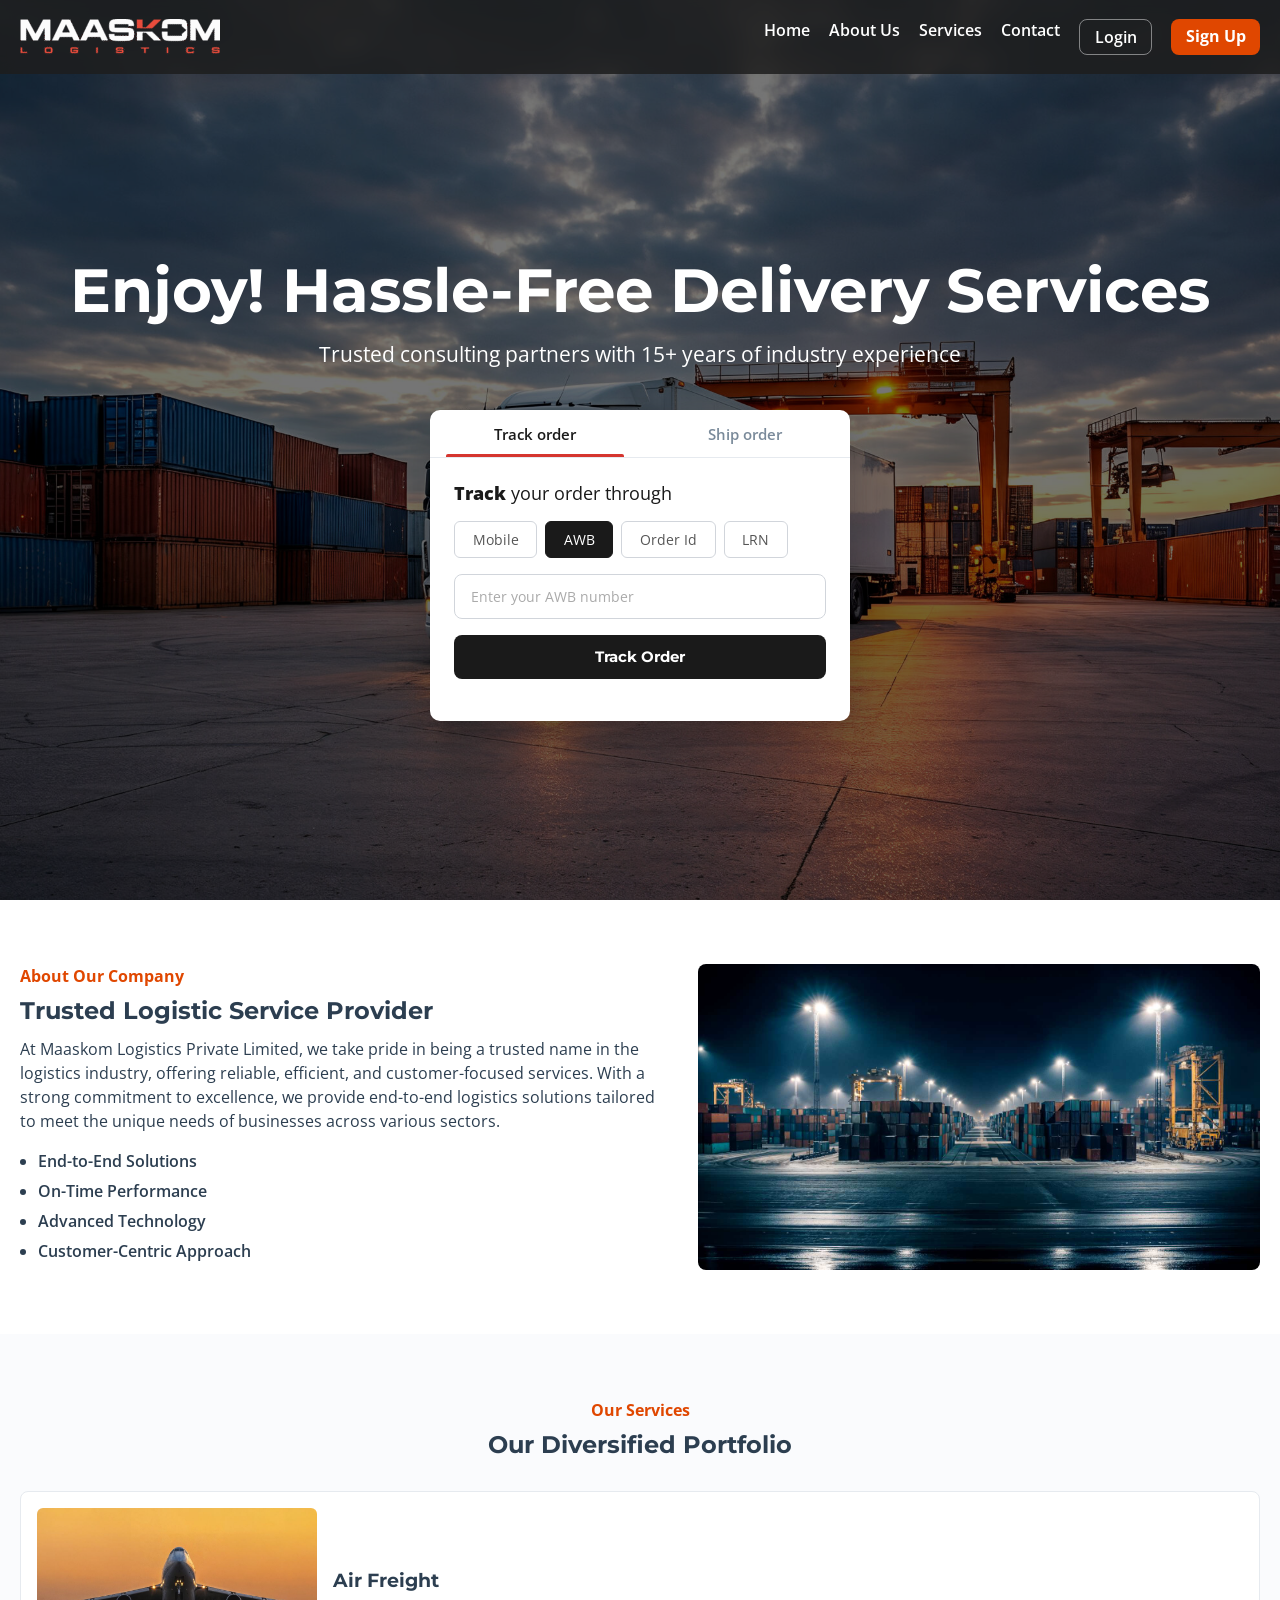
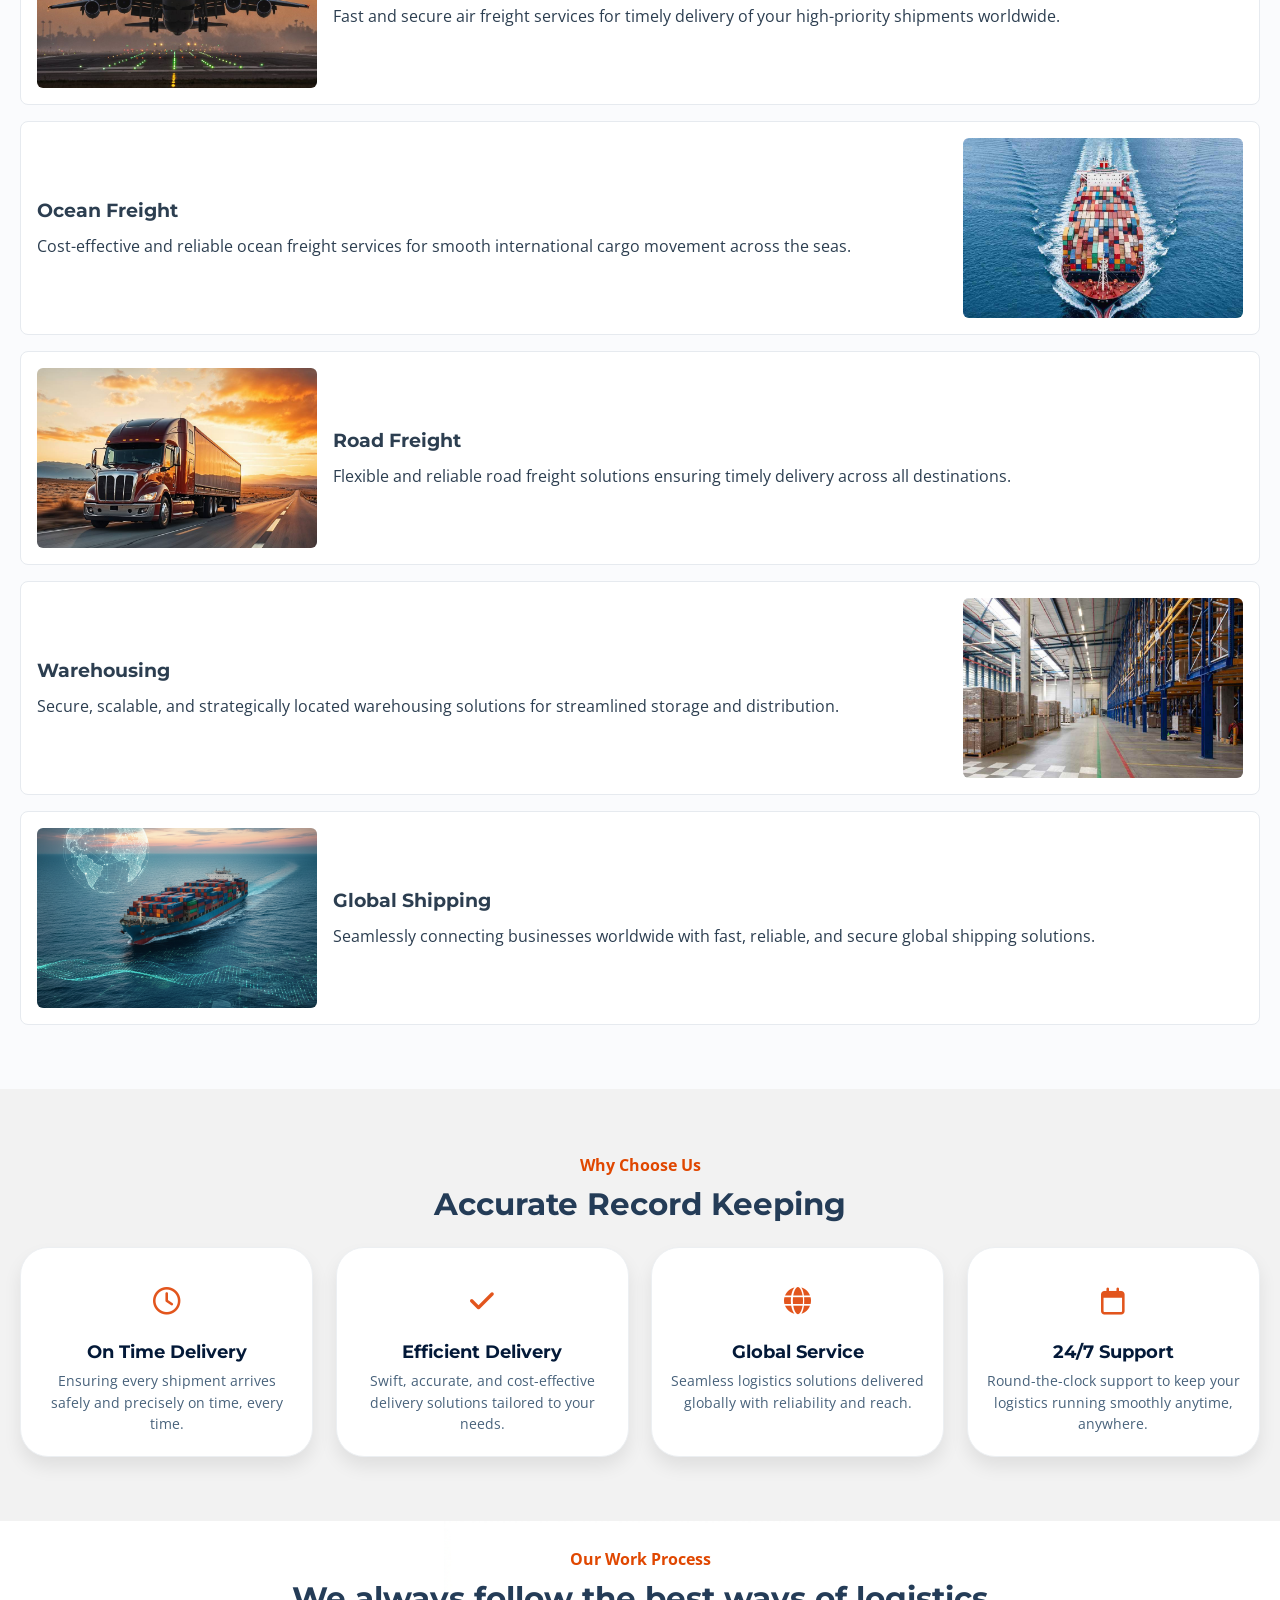
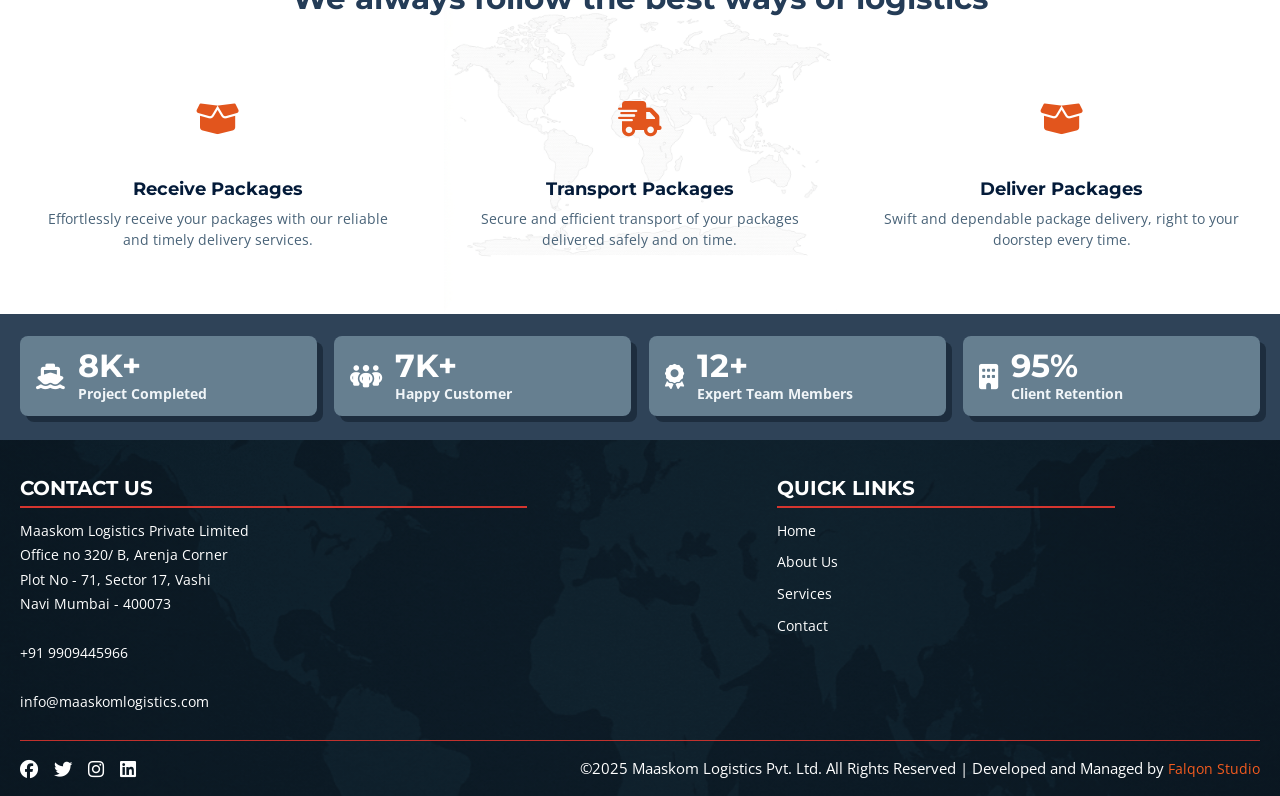
<file: index.html>
<!doctype html>
<html lang="en">
<head>
  <meta charset="UTF-8" />
  <meta name="viewport" content="width=device-width, initial-scale=1.0" />
  <meta name="description" content="Maaskom Logistics Private Limited - Trusted logistics service provider." />
  <title>Maaskom Logistics</title>
  <link rel="preconnect" href="https://fonts.googleapis.com">
  <link rel="preconnect" href="https://fonts.gstatic.com" crossorigin>
  <link href="https://fonts.googleapis.com/css2?family=Montserrat:wght@700;800&family=Open+Sans:wght@400;500;600;700&display=swap" rel="stylesheet">
  <link rel="stylesheet" href="https://cdnjs.cloudflare.com/ajax/libs/font-awesome/6.5.2/css/all.min.css">
  <link rel="stylesheet" href="assets/css/style.css" />
</head>
<body>
  <header class="site-header" id="siteHeader">
    <div class="container header-inner">
      <a href="#home" class="logo-link"><img src="assets/images/Logo-2-scaled-200x36.png" alt="Maaskom Logistics" class="logo"></a>
      <button class="menu-btn" id="menuBtn" aria-expanded="false" aria-label="Toggle navigation">Menu</button>
      <nav class="nav" id="nav">
        <a href="#home">Home</a>
        <a href="#about">About Us</a>
        <a href="#services">Services</a>
        <a href="#contact">Contact</a>
        <a href="login.html" class="nav-login">Login</a>
        <a href="signup.html" class="nav-signup">Sign Up</a>
      </nav>
    </div>
  </header>

  <main id="home">
    <section class="hero">
      <div class="overlay"></div>
      <div class="container hero-content">
        <h1>Enjoy! Hassle-Free Delivery Services</h1>
        <p>Trusted consulting partners with 15+ years of industry experience</p>

        <div class="track-widget" id="trackWidget">
          <div class="track-tabs">
            <button class="track-tab active" data-tab="track">Track order</button>
            <button class="track-tab" data-tab="ship">Ship order</button>
          </div>

          <!-- Track Order Panel -->
          <div class="track-panel" id="panelTrack">
            <div class="track-body">
              <h3 class="track-heading"><strong>Track</strong> your order through</h3>
              <div class="track-methods" id="trackMethods">
                <button class="method-btn" data-method="mobile">Mobile</button>
                <button class="method-btn active" data-method="awb">AWB</button>
                <button class="method-btn" data-method="orderid">Order Id</button>
                <button class="method-btn" data-method="lrn">LRN</button>
              </div>
              <input type="text" class="track-input" id="trackInput" placeholder="Enter your AWB number" />
              <button class="track-submit" id="trackSubmit">Track Order</button>
              <div class="track-result" id="trackResult"></div>
            </div>
          </div>

          <!-- Ship Order Panel (Price Calculator) -->
          <div class="track-panel hidden" id="panelShip">
            <div class="track-body">
              <h3 class="track-heading"><strong>Ship</strong> your order — Price Calculator</h3>
              <div class="ship-form">
                <div class="ship-row">
                  <div class="ship-field">
                    <label for="shipOrigin">Origin City</label>
                    <select id="shipOrigin" class="track-input">
                      <option value="">Select origin</option>
                      <option value="mumbai">Mumbai</option>
                      <option value="delhi">Delhi</option>
                      <option value="bangalore">Bangalore</option>
                      <option value="chennai">Chennai</option>
                      <option value="kolkata">Kolkata</option>
                      <option value="hyderabad">Hyderabad</option>
                      <option value="pune">Pune</option>
                      <option value="ahmedabad">Ahmedabad</option>
                    </select>
                  </div>
                  <div class="ship-field">
                    <label for="shipDest">Destination City</label>
                    <select id="shipDest" class="track-input">
                      <option value="">Select destination</option>
                      <option value="mumbai">Mumbai</option>
                      <option value="delhi">Delhi</option>
                      <option value="bangalore">Bangalore</option>
                      <option value="chennai">Chennai</option>
                      <option value="kolkata">Kolkata</option>
                      <option value="hyderabad">Hyderabad</option>
                      <option value="pune">Pune</option>
                      <option value="ahmedabad">Ahmedabad</option>
                    </select>
                  </div>
                </div>
                <div class="ship-row">
                  <div class="ship-field">
                    <label for="shipWeight">Weight (kg)</label>
                    <input type="number" id="shipWeight" class="track-input" placeholder="e.g. 5" min="0.1" step="0.1" />
                  </div>
                  <div class="ship-field">
                    <label for="shipService">Service Type</label>
                    <select id="shipService" class="track-input">
                      <option value="road">Road Freight</option>
                      <option value="air">Air Freight</option>
                      <option value="ocean">Ocean Freight</option>
                      <option value="express">Express Delivery</option>
                    </select>
                  </div>
                </div>
                <button class="track-submit" id="shipCalcBtn">Calculate Price</button>
                <div class="ship-result" id="shipResult"></div>
              </div>
            </div>
          </div>
        </div>
      </div>
    </section>

    <section id="about" class="section about">
      <div class="container split">
        <div>
          <p class="eyebrow">About Our Company</p>
          <h2>Trusted Logistic Service Provider</h2>
          <p>At Maaskom Logistics Private Limited, we take pride in being a trusted name in the logistics industry, offering reliable, efficient, and customer-focused services. With a strong commitment to excellence, we provide end-to-end logistics solutions tailored to meet the unique needs of businesses across various sectors.</p>
          <ul>
            <li>End-to-End Solutions</li>
            <li>On-Time Performance</li>
            <li>Advanced Technology</li>
            <li>Customer-Centric Approach</li>
          </ul>
        </div>
        <div>
          <img src="assets/images/nighttime-shipping-port-with-illuminated-containers-cranes.jpg" alt="Shipping port">
        </div>
      </div>
    </section>

    <section id="services" class="section services">
      <div class="container">
        <p class="eyebrow center">Our Services</p>
        <h2 class="center">Our Diversified Portfolio</h2>

        <div class="service-grid">
          <article class="service-card">
            <img src="assets/images/Air-Freight.jpg" alt="Air Freight">
            <div>
              <h3>Air Freight</h3>
              <p>Fast and secure air freight services for timely delivery of your high-priority shipments worldwide.</p>
            </div>
          </article>

          <article class="service-card reverse">
            <img src="assets/images/Ocean-Freight.jpg" alt="Ocean Freight">
            <div>
              <h3>Ocean Freight</h3>
              <p>Cost-effective and reliable ocean freight services for smooth international cargo movement across the seas.</p>
            </div>
          </article>

          <article class="service-card">
            <img src="assets/images/Road-Freight.jpg" alt="Road Freight">
            <div>
              <h3>Road Freight</h3>
              <p>Flexible and reliable road freight solutions ensuring timely delivery across all destinations.</p>
            </div>
          </article>

          <article class="service-card reverse">
            <img src="assets/images/Warehousing.jpg" alt="Warehousing">
            <div>
              <h3>Warehousing</h3>
              <p>Secure, scalable, and strategically located warehousing solutions for streamlined storage and distribution.</p>
            </div>
          </article>

          <article class="service-card">
            <img src="assets/images/Global-Shipping.png" alt="Global Shipping">
            <div>
              <h3>Global Shipping</h3>
              <p>Seamlessly connecting businesses worldwide with fast, reliable, and secure global shipping solutions.</p>
            </div>
          </article>
        </div>
      </div>
    </section>

    <section class="section why-us">
      <div class="container">
        <p class="eyebrow center">Why Choose Us</p>
        <h2 class="center">Accurate Record Keeping</h2>
        <div class="grid-4">
          <article>
            <span class="icon-circle"><i class="fa-regular fa-clock"></i></span>
            <h4>On Time Delivery</h4>
            <p>Ensuring every shipment arrives safely and precisely on time, every time.</p>
          </article>
          <article>
            <span class="icon-circle"><i class="fa-solid fa-check"></i></span>
            <h4>Efficient Delivery</h4>
            <p>Swift, accurate, and cost-effective delivery solutions tailored to your needs.</p>
          </article>
          <article>
            <span class="icon-circle"><i class="fa-solid fa-globe"></i></span>
            <h4>Global Service</h4>
            <p>Seamless logistics solutions delivered globally with reliability and reach.</p>
          </article>
          <article>
            <span class="icon-circle"><i class="fa-regular fa-calendar"></i></span>
            <h4>24/7 Support</h4>
            <p>Round-the-clock support to keep your logistics running smoothly anytime, anywhere.</p>
          </article>
        </div>
      </div>
    </section>

    <section class="section process">
      <div class="container">
        <p class="eyebrow center">Our Work Process</p>
        <h2 class="center">We always follow the best ways of logistics</h2>
        <div class="grid-3">
          <article class="process-card">
            <span class="process-icon"><i class="fa-solid fa-box-open"></i></span>
            <h4>Receive Packages</h4>
            <p>Effortlessly receive your packages with our reliable and timely delivery services.</p>
          </article>
          <article class="process-card">
            <span class="process-icon"><i class="fa-solid fa-truck-fast"></i></span>
            <h4>Transport Packages</h4>
            <p>Secure and efficient transport of your packages delivered safely and on time.</p>
          </article>
          <article class="process-card">
            <span class="process-icon"><i class="fa-solid fa-box-open"></i></span>
            <h4>Deliver Packages</h4>
            <p>Swift and dependable package delivery, right to your doorstep every time.</p>
          </article>
        </div>
      </div>
    </section>

    <section class="section stats">
      <div class="container grid-4">
        <article class="stat-card">
          <i class="fa-solid fa-ship"></i>
          <div><h3>8K+</h3><p>Project Completed</p></div>
        </article>
        <article class="stat-card">
          <i class="fa-solid fa-people-group"></i>
          <div><h3>7K+</h3><p>Happy Customer</p></div>
        </article>
        <article class="stat-card">
          <i class="fa-solid fa-award"></i>
          <div><h3>12+</h3><p>Expert Team Members</p></div>
        </article>
        <article class="stat-card">
          <i class="fa-solid fa-building"></i>
          <div><h3>95%</h3><p>Client Retention</p></div>
        </article>
      </div>
    </section>
  </main>

  <footer id="contact" class="footer">
    <div class="container footer-top">
      <div>
        <h3>CONTACT US</h3>
        <p>Maaskom Logistics Private Limited<br>Office no 320/ B, Arenja Corner<br>Plot No - 71, Sector 17, Vashi<br>Navi Mumbai - 400073<br><br>+91 9909445966<br><br>info@maaskomlogistics.com</p>
      </div>
      <div>
        <h3>QUICK LINKS</h3>
        <ul class="links">
          <li><a href="#home">Home</a></li>
          <li><a href="#about">About Us</a></li>
          <li><a href="#services">Services</a></li>
          <li><a href="#contact">Contact</a></li>
        </ul>
      </div>
    </div>
    <div class="container footer-bottom">
      <div class="socials">
        <a href="#" aria-label="Facebook"><i class="fa-brands fa-facebook"></i></a>
        <a href="#" aria-label="Twitter"><i class="fa-brands fa-twitter"></i></a>
        <a href="#" aria-label="Instagram"><i class="fa-brands fa-instagram"></i></a>
        <a href="#" aria-label="LinkedIn"><i class="fa-brands fa-linkedin"></i></a>
      </div>
      <p>&copy;2025 Maaskom Logistics Pvt. Ltd. All Rights Reserved | Developed and Managed by <a href="https://falqonstudio.com/" class="brand-link">Falqon Studio</a></p>
    </div>
  </footer>

  <button class="scroll-top" id="scrollTopBtn" aria-label="Scroll to top"><i class="fa-solid fa-chevron-up"></i></button>
  <script src="assets/js/main.js"></script>
</body>
</html>
</file>
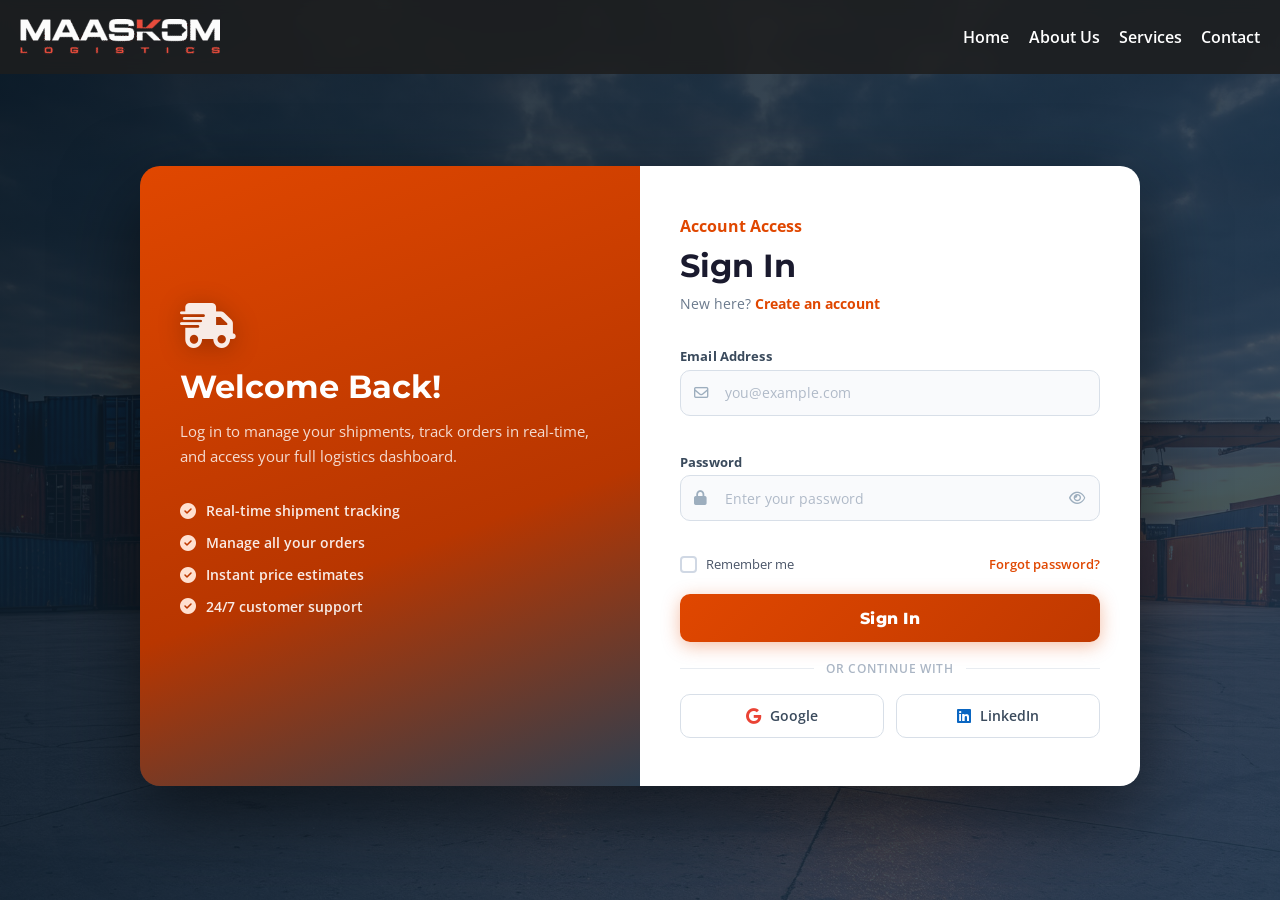
<file: login.html>
<!doctype html>
<html lang="en">
<head>
  <meta charset="UTF-8" />
  <meta name="viewport" content="width=device-width, initial-scale=1.0" />
  <meta name="description" content="Login to Maaskom Logistics – track shipments, manage orders, and access your account." />
  <title>Login – Maaskom Logistics</title>
  <link rel="preconnect" href="https://fonts.googleapis.com">
  <link rel="preconnect" href="https://fonts.gstatic.com" crossorigin>
  <link href="https://fonts.googleapis.com/css2?family=Montserrat:wght@700;800&family=Open+Sans:wght@400;500;600;700&display=swap" rel="stylesheet">
  <link rel="stylesheet" href="https://cdnjs.cloudflare.com/ajax/libs/font-awesome/6.5.2/css/all.min.css">
  <link rel="stylesheet" href="assets/css/style.css" />
  <link rel="stylesheet" href="assets/css/auth.css" />
</head>
<body class="auth-page">

  <!-- Header -->
  <header class="site-header" id="siteHeader">
    <div class="container header-inner">
      <a href="index.html" class="logo-link"><img src="assets/images/Logo-2-scaled-200x36.png" alt="Maaskom Logistics" class="logo"></a>
      <nav class="nav" id="nav">
        <a href="index.html#home">Home</a>
        <a href="index.html#about">About Us</a>
        <a href="index.html#services">Services</a>
        <a href="index.html#contact">Contact</a>
      </nav>
      <button class="menu-btn" id="menuBtn" aria-expanded="false" aria-label="Toggle navigation">Menu</button>
    </div>
  </header>

  <!-- Auth Section -->
  <main class="auth-main">
    <div class="auth-bg">
      <div class="auth-overlay"></div>
    </div>

    <div class="auth-container">
      <!-- Left Panel -->
      <div class="auth-panel auth-left">
        <div class="auth-brand">
          <i class="fa-solid fa-truck-fast auth-icon"></i>
          <h2>Welcome Back!</h2>
          <p>Log in to manage your shipments, track orders in real-time, and access your full logistics dashboard.</p>
        </div>
        <ul class="auth-features">
          <li><i class="fa-solid fa-circle-check"></i> Real-time shipment tracking</li>
          <li><i class="fa-solid fa-circle-check"></i> Manage all your orders</li>
          <li><i class="fa-solid fa-circle-check"></i> Instant price estimates</li>
          <li><i class="fa-solid fa-circle-check"></i> 24/7 customer support</li>
        </ul>
      </div>

      <!-- Right Panel – Form -->
      <div class="auth-panel auth-right">
        <div class="auth-card" id="loginCard">
          <div class="auth-card-header">
            <p class="eyebrow">Account Access</p>
            <h1>Sign In</h1>
            <p class="auth-subtitle">New here? <a href="signup.html" class="auth-switch-link">Create an account</a></p>
          </div>

          <form class="auth-form" id="loginForm" novalidate>
            <div class="form-group">
              <label for="loginEmail">Email Address</label>
              <div class="input-wrapper">
                <i class="fa-regular fa-envelope input-icon"></i>
                <input type="email" id="loginEmail" name="email" placeholder="you@example.com" autocomplete="email" required />
              </div>
              <span class="field-error" id="loginEmailError"></span>
            </div>

            <div class="form-group">
              <label for="loginPassword">Password</label>
              <div class="input-wrapper">
                <i class="fa-solid fa-lock input-icon"></i>
                <input type="password" id="loginPassword" name="password" placeholder="Enter your password" autocomplete="current-password" required />
                <button type="button" class="toggle-pw" id="toggleLoginPw" aria-label="Toggle password visibility">
                  <i class="fa-regular fa-eye"></i>
                </button>
              </div>
              <span class="field-error" id="loginPasswordError"></span>
            </div>

            <div class="form-row">
              <label class="checkbox-label">
                <input type="checkbox" id="rememberMe" />
                <span class="checkmark"></span>
                Remember me
              </label>
              <a href="#" class="forgot-link">Forgot password?</a>
            </div>

            <button type="submit" class="auth-btn" id="loginBtn">
              <span class="btn-text">Sign In</span>
              <span class="btn-spinner hidden"><i class="fa-solid fa-spinner fa-spin"></i></span>
            </button>

            <div class="auth-divider"><span>or continue with</span></div>

            <div class="social-btns">
              <button type="button" class="social-btn" id="googleLoginBtn">
                <i class="fa-brands fa-google"></i> Google
              </button>
              <button type="button" class="social-btn" id="linkedinLoginBtn">
                <i class="fa-brands fa-linkedin"></i> LinkedIn
              </button>
            </div>

            <div class="form-feedback hidden" id="loginFeedback"></div>
          </form>
        </div>
      </div>
    </div>
  </main>

  <script src="assets/js/main.js"></script>
  <script src="assets/js/auth.js"></script>
</body>
</html>
</file>
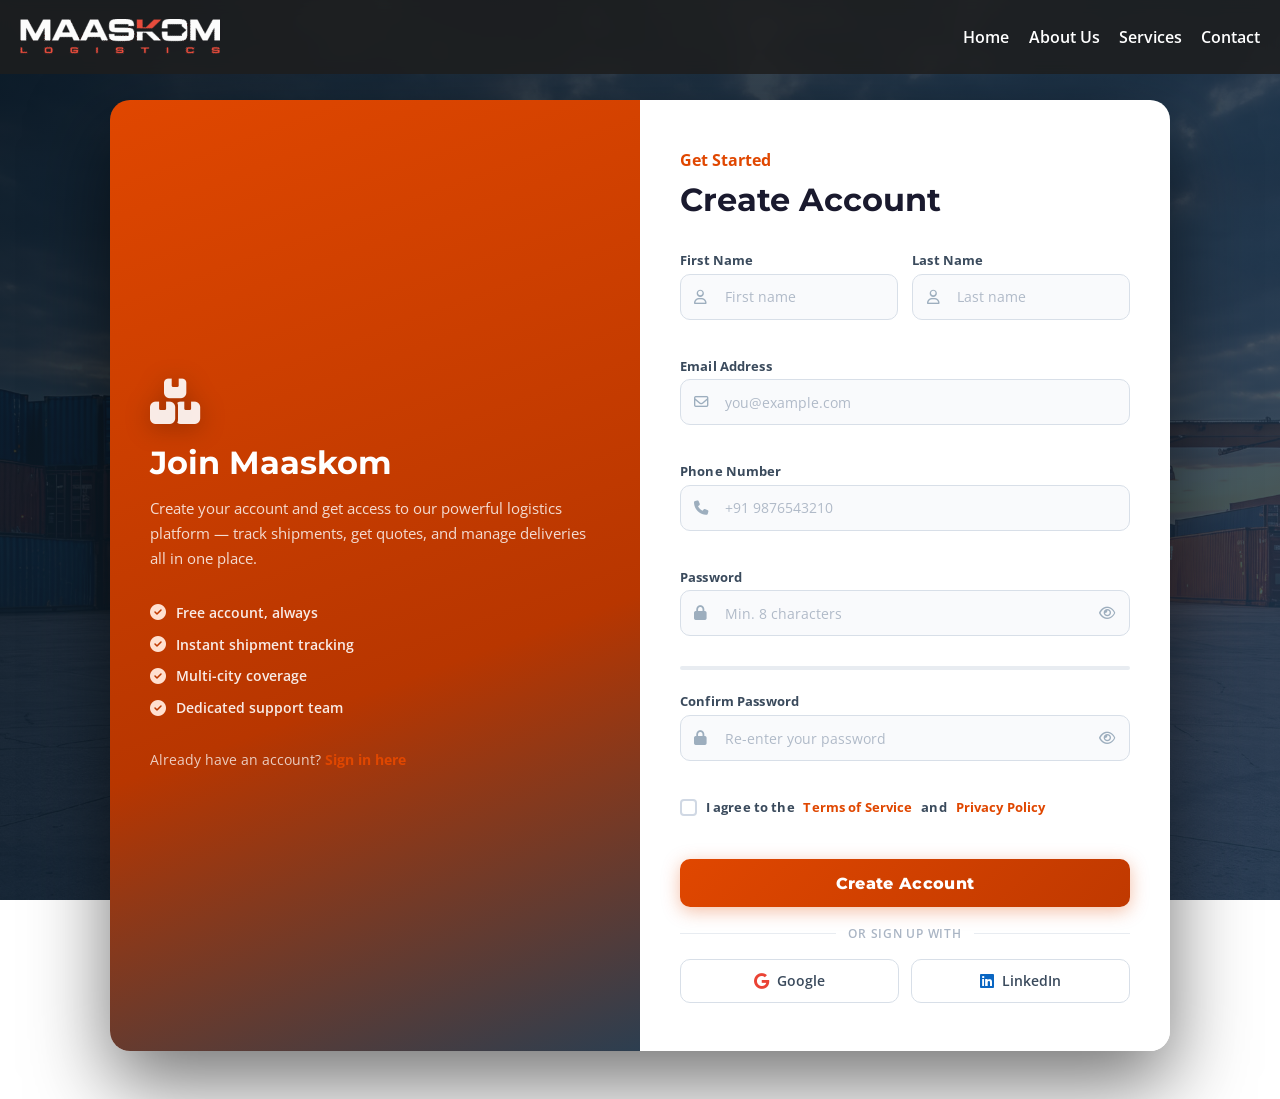
<file: signup.html>
<!doctype html>
<html lang="en">
<head>
  <meta charset="UTF-8" />
  <meta name="viewport" content="width=device-width, initial-scale=1.0" />
  <meta name="description" content="Create your Maaskom Logistics account – get started with seamless shipment tracking and order management." />
  <title>Sign Up – Maaskom Logistics</title>
  <link rel="preconnect" href="https://fonts.googleapis.com">
  <link rel="preconnect" href="https://fonts.gstatic.com" crossorigin>
  <link href="https://fonts.googleapis.com/css2?family=Montserrat:wght@700;800&family=Open+Sans:wght@400;500;600;700&display=swap" rel="stylesheet">
  <link rel="stylesheet" href="https://cdnjs.cloudflare.com/ajax/libs/font-awesome/6.5.2/css/all.min.css">
  <link rel="stylesheet" href="assets/css/style.css" />
  <link rel="stylesheet" href="assets/css/auth.css" />
</head>
<body class="auth-page">

  <!-- Header -->
  <header class="site-header" id="siteHeader">
    <div class="container header-inner">
      <a href="index.html" class="logo-link"><img src="assets/images/Logo-2-scaled-200x36.png" alt="Maaskom Logistics" class="logo"></a>
      <nav class="nav" id="nav">
        <a href="index.html#home">Home</a>
        <a href="index.html#about">About Us</a>
        <a href="index.html#services">Services</a>
        <a href="index.html#contact">Contact</a>
      </nav>
      <button class="menu-btn" id="menuBtn" aria-expanded="false" aria-label="Toggle navigation">Menu</button>
    </div>
  </header>

  <!-- Auth Section -->
  <main class="auth-main">
    <div class="auth-bg">
      <div class="auth-overlay"></div>
    </div>

    <div class="auth-container auth-container--signup">
      <!-- Left Panel -->
      <div class="auth-panel auth-left">
        <div class="auth-brand">
          <i class="fa-solid fa-boxes-stacked auth-icon"></i>
          <h2>Join Maaskom</h2>
          <p>Create your account and get access to our powerful logistics platform — track shipments, get quotes, and manage deliveries all in one place.</p>
        </div>
        <ul class="auth-features">
          <li><i class="fa-solid fa-circle-check"></i> Free account, always</li>
          <li><i class="fa-solid fa-circle-check"></i> Instant shipment tracking</li>
          <li><i class="fa-solid fa-circle-check"></i> Multi-city coverage</li>
          <li><i class="fa-solid fa-circle-check"></i> Dedicated support team</li>
        </ul>
        <p class="auth-already">Already have an account? <a href="login.html" class="auth-switch-link">Sign in here</a></p>
      </div>

      <!-- Right Panel – Form -->
      <div class="auth-panel auth-right">
        <div class="auth-card auth-card--signup" id="signupCard">
          <div class="auth-card-header">
            <p class="eyebrow">Get Started</p>
            <h1>Create Account</h1>
          </div>

          <form class="auth-form" id="signupForm" novalidate>
            <div class="form-row-2">
              <div class="form-group">
                <label for="signupFirstName">First Name</label>
                <div class="input-wrapper">
                  <i class="fa-regular fa-user input-icon"></i>
                  <input type="text" id="signupFirstName" name="firstName" placeholder="First name" autocomplete="given-name" required />
                </div>
                <span class="field-error" id="firstNameError"></span>
              </div>
              <div class="form-group">
                <label for="signupLastName">Last Name</label>
                <div class="input-wrapper">
                  <i class="fa-regular fa-user input-icon"></i>
                  <input type="text" id="signupLastName" name="lastName" placeholder="Last name" autocomplete="family-name" required />
                </div>
                <span class="field-error" id="lastNameError"></span>
              </div>
            </div>

            <div class="form-group">
              <label for="signupEmail">Email Address</label>
              <div class="input-wrapper">
                <i class="fa-regular fa-envelope input-icon"></i>
                <input type="email" id="signupEmail" name="email" placeholder="you@example.com" autocomplete="email" required />
              </div>
              <span class="field-error" id="signupEmailError"></span>
            </div>

            <div class="form-group">
              <label for="signupPhone">Phone Number</label>
              <div class="input-wrapper">
                <i class="fa-solid fa-phone input-icon"></i>
                <input type="tel" id="signupPhone" name="phone" placeholder="+91 9876543210" autocomplete="tel" />
              </div>
              <span class="field-error" id="signupPhoneError"></span>
            </div>

            <div class="form-group">
              <label for="signupPassword">Password</label>
              <div class="input-wrapper">
                <i class="fa-solid fa-lock input-icon"></i>
                <input type="password" id="signupPassword" name="password" placeholder="Min. 8 characters" autocomplete="new-password" required />
                <button type="button" class="toggle-pw" id="toggleSignupPw" aria-label="Toggle password visibility">
                  <i class="fa-regular fa-eye"></i>
                </button>
              </div>
              <span class="field-error" id="signupPasswordError"></span>
              <div class="pw-strength" id="pwStrength">
                <div class="pw-bar" id="pwBar"></div>
              </div>
              <span class="pw-strength-label" id="pwStrengthLabel"></span>
            </div>

            <div class="form-group">
              <label for="signupConfirm">Confirm Password</label>
              <div class="input-wrapper">
                <i class="fa-solid fa-lock input-icon"></i>
                <input type="password" id="signupConfirm" name="confirm" placeholder="Re-enter your password" autocomplete="new-password" required />
                <button type="button" class="toggle-pw" id="toggleConfirmPw" aria-label="Toggle confirm password visibility">
                  <i class="fa-regular fa-eye"></i>
                </button>
              </div>
              <span class="field-error" id="signupConfirmError"></span>
            </div>

            <div class="form-group">
              <label class="checkbox-label">
                <input type="checkbox" id="agreeTerms" required />
                <span class="checkmark"></span>
                I agree to the <a href="#" class="auth-switch-link">Terms of Service</a> and <a href="#" class="auth-switch-link">Privacy Policy</a>
              </label>
              <span class="field-error" id="termsError"></span>
            </div>

            <button type="submit" class="auth-btn" id="signupBtn">
              <span class="btn-text">Create Account</span>
              <span class="btn-spinner hidden"><i class="fa-solid fa-spinner fa-spin"></i></span>
            </button>

            <div class="auth-divider"><span>or sign up with</span></div>

            <div class="social-btns">
              <button type="button" class="social-btn" id="googleSignupBtn">
                <i class="fa-brands fa-google"></i> Google
              </button>
              <button type="button" class="social-btn" id="linkedinSignupBtn">
                <i class="fa-brands fa-linkedin"></i> LinkedIn
              </button>
            </div>

            <div class="form-feedback hidden" id="signupFeedback"></div>
          </form>
        </div>
      </div>
    </div>
  </main>

  <script src="assets/js/main.js"></script>
  <script src="assets/js/auth.js"></script>
</body>
</html>
</file>
<file: assets/css/style.css>
:root {
  --accent: #e04700;
  --text: #2c3e50;
  --line: #e6eaef;
  --page-gray: #f2f2f2;
}

* { box-sizing: border-box; }
html { scroll-behavior: smooth; }
body {
  margin: 0;
  font-family: 'Open Sans', sans-serif;
  color: var(--text);
  background: #fff;
}

h1, h2, h3, h4 {
  font-family: 'Montserrat', sans-serif;
  margin: 0 0 0.7rem;
}

p {
  margin: 0;
  line-height: 1.5;
}

img { max-width: 100%; display: block; }

.container {
  width: min(1240px, calc(100% - 2rem));
  margin: 0 auto;
}

.section { padding: 4rem 0; }
.center { text-align: center; }

.eyebrow {
  color: var(--accent);
  font-weight: 700;
  margin-bottom: 0.5rem;
  font-size: 1rem;
}

.site-header {
  position: fixed;
  top: 0;
  left: 0;
  width: 100%;
  z-index: 999;
  background: rgba(30, 30, 30, 0.85);
  backdrop-filter: blur(7px);
  transition: background 0.3s ease;
}

.site-header.scrolled { background: rgba(44, 62, 80, 0.88); }

.header-inner {
  min-height: 74px;
  display: flex;
  align-items: center;
  gap: 1rem;
}

.logo { width: 200px; height: auto; }

.nav {
  margin-left: auto;
  display: flex;
  gap: 1.2rem;
}

.nav a {
  color: #fff;
  text-decoration: none;
  font-weight: 600;
}

.nav a:hover { color: var(--accent); }

.nav .nav-login {
  border: 1.5px solid rgba(255,255,255,0.45);
  border-radius: 8px;
  padding: 0.35rem 0.9rem;
  transition: border-color 0.2s, color 0.2s;
}

.nav .nav-login:hover {
  border-color: var(--accent);
  color: var(--accent);
}

.nav .nav-signup {
  background: var(--accent);
  color: #fff !important;
  border-radius: 8px;
  padding: 0.35rem 0.9rem;
  font-weight: 700;
  transition: background 0.2s, transform 0.2s;
}

.nav .nav-signup:hover {
  background: #c03900;
  color: #fff !important;
  transform: translateY(-1px);
}

.menu-btn {
  display: none;
  margin-left: auto;
  border: 0;
  border-radius: 999px;
  background: var(--accent);
  color: #fff;
  padding: 0.5rem 0.9rem;
  font-weight: 700;
}

.hero {
  position: relative;
  min-height: 100vh;
  background: url('../images/semi-truck-port-sunset-scaled.jpg') center/cover no-repeat;
  display: grid;
  place-items: center;
  text-align: center;
  padding-top: 74px;
}

.overlay {
  position: absolute;
  inset: 0;
  background: rgba(0, 0, 0, 0.54);
}

.hero-content { position: relative; color: #fff; }
.hero h1 { font-size: clamp(2rem, 5vw, 3.8rem); }
.hero p {
  font-size: clamp(1rem, 2vw, 1.32rem);
  max-width: 860px;
  margin: 0 auto;
}

/* Track / Ship Order Widget */
.track-widget {
  background: #fff;
  border-radius: 10px;
  max-width: 420px;
  margin: 2.5rem auto 0;
  text-align: left;
  box-shadow: 0 12px 36px rgba(0, 0, 0, 0.2);
  overflow: hidden;
}

.track-tabs {
  display: flex;
  border-bottom: 1px solid #e6eaef;
}

.track-tab {
  flex: 1;
  padding: 0.85rem 1rem;
  border: none;
  background: transparent;
  font-family: 'Open Sans', sans-serif;
  font-size: 0.95rem;
  font-weight: 600;
  color: #7a8a9a;
  cursor: pointer;
  position: relative;
  transition: color 0.2s;
}

.track-tab.active {
  color: #1a1a1a;
}

.track-tab.active::after {
  content: '';
  position: absolute;
  bottom: 0;
  left: 1rem;
  right: 1rem;
  height: 3px;
  background: #d5352f;
  border-radius: 2px 2px 0 0;
}

.track-body {
  padding: 1.4rem 1.5rem 1.6rem;
}

.track-heading {
  font-family: 'Open Sans', sans-serif;
  font-size: 1.1rem;
  font-weight: 400;
  color: #1a1a1a;
  margin: 0 0 1rem;
}

.track-heading strong {
  font-weight: 800;
}

.track-methods {
  display: flex;
  gap: 0.5rem;
  margin-bottom: 1rem;
}

.method-btn {
  padding: 0.5rem 1.1rem;
  border: 1px solid #d1d5db;
  border-radius: 6px;
  background: #fff;
  font-family: 'Open Sans', sans-serif;
  font-size: 0.85rem;
  color: #555;
  cursor: pointer;
  transition: all 0.2s;
}

.method-btn.active {
  background: #1a1a1a;
  color: #fff;
  border-color: #1a1a1a;
}

.method-btn:hover:not(.active) {
  border-color: #999;
}

.track-input {
  width: 100%;
  padding: 0.75rem 1rem;
  border: 1px solid #d1d5db;
  border-radius: 8px;
  font-family: 'Open Sans', sans-serif;
  font-size: 0.9rem;
  color: #333;
  outline: none;
  margin-bottom: 1rem;
  transition: border-color 0.2s;
}

.track-input::placeholder {
  color: #aaa;
}

.track-input:focus {
  border-color: var(--accent);
}

.track-submit {
  width: 100%;
  padding: 0.8rem;
  border: none;
  border-radius: 8px;
  background: #1a1a1a;
  color: #fff;
  font-family: 'Montserrat', sans-serif;
  font-size: 0.95rem;
  font-weight: 700;
  cursor: pointer;
  transition: background 0.2s;
}

.track-submit:hover {
  background: #333;
}

.track-panel.hidden {
  display: none;
}

/* Track result */
.track-result,
.ship-result {
  margin-top: 1rem;
}

.track-result .result-card,
.ship-result .result-card {
  background: #f7f8fa;
  border: 1px solid #e6eaef;
  border-radius: 8px;
  padding: 1rem 1.2rem;
  font-size: 0.85rem;
  color: #333;
  line-height: 1.6;
}

.result-card .result-status {
  display: inline-block;
  padding: 0.2rem 0.6rem;
  border-radius: 4px;
  font-size: 0.75rem;
  font-weight: 700;
  text-transform: uppercase;
  margin-bottom: 0.5rem;
}

.result-status.in-transit { background: #fff3cd; color: #856404; }
.result-status.delivered { background: #d4edda; color: #155724; }
.result-status.out-for-delivery { background: #cce5ff; color: #004085; }

.result-card .result-row {
  display: flex;
  justify-content: space-between;
  padding: 0.3rem 0;
  border-bottom: 1px solid #eee;
}

.result-card .result-row:last-child { border-bottom: none; }
.result-row .label { color: #777; font-size: 0.8rem; }
.result-row .value { font-weight: 600; font-size: 0.8rem; }

.result-error {
  color: #d9534f;
  font-size: 0.85rem;
  font-weight: 600;
  text-align: center;
  padding: 0.5rem 0;
}

/* Ship order form */
.ship-row {
  display: grid;
  grid-template-columns: 1fr 1fr;
  gap: 0.7rem;
  margin-bottom: 0.2rem;
}

.ship-field label {
  display: block;
  font-size: 0.78rem;
  font-weight: 600;
  color: #555;
  margin-bottom: 0.3rem;
}

.ship-field .track-input {
  margin-bottom: 0.6rem;
}

select.track-input {
  appearance: none;
  background-image: url("data:image/svg+xml,%3Csvg xmlns='http://www.w3.org/2000/svg' width='12' height='12' viewBox='0 0 12 12'%3E%3Cpath fill='%23666' d='M6 8L1 3h10z'/%3E%3C/svg%3E");
  background-repeat: no-repeat;
  background-position: right 0.8rem center;
  padding-right: 2rem;
  cursor: pointer;
}

/* Price result */
.price-breakdown {
  margin-top: 0.5rem;
}

.price-row {
  display: flex;
  justify-content: space-between;
  padding: 0.35rem 0;
  font-size: 0.82rem;
  color: #555;
  border-bottom: 1px dashed #e0e0e0;
}

.price-row:last-child { border-bottom: none; }

.price-row.total {
  font-weight: 700;
  font-size: 0.95rem;
  color: #1a1a1a;
  border-bottom: none;
  border-top: 2px solid #333;
  margin-top: 0.3rem;
  padding-top: 0.5rem;
}

.track-submit.loading {
  opacity: 0.7;
  pointer-events: none;
}

.split {
  display: grid;
  grid-template-columns: 1.15fr 1fr;
  gap: 2rem;
  align-items: center;
}

.split ul { margin: 1.1rem 0 0; padding-left: 1.1rem; }
.split li { margin-bottom: 0.5rem; font-weight: 600; }
.split img { border-radius: 8px; }

.services { background: #fafbfd; }
.service-grid {
  margin-top: 2rem;
  display: grid;
  gap: 1rem;
}

.service-card {
  background: #fff;
  border: 1px solid var(--line);
  border-radius: 8px;
  padding: 1rem;
  display: grid;
  grid-template-columns: 280px 1fr;
  gap: 1rem;
  align-items: center;
}

.service-card img {
  width: 100%;
  height: 180px;
  object-fit: cover;
  border-radius: 6px;
}

.service-card.reverse { grid-template-columns: 1fr 280px; }
.service-card.reverse img { order: 2; }

.why-us {
  background: var(--page-gray);
}

.process {
  background: #fff url('../images/world-map-bg.png') center center / contain no-repeat;
}

.why-us h2,
.process h2 {
  font-size: clamp(1.5rem, 2.4vw, 2rem);
  margin-bottom: 1.5rem;
  color: #243c57;
}

.grid-4 {
  display: grid;
  grid-template-columns: repeat(4, 1fr);
  gap: 1.4rem;
}

.why-us .grid-4 article {
  border: 1px solid #eceff2;
  border-radius: 28px;
  padding: 1.8rem 1rem 1.4rem;
  background: #fff;
  text-align: center;
  box-shadow: 0 10px 18px rgba(0, 0, 0, 0.08);
  min-height: auto;
}

.icon-circle {
  width: 48px;
  height: 48px;
  display: inline-grid;
  place-items: center;
  border-radius: 50%;
  margin-bottom: 1rem;
  color: #e2551d;
  font-size: 1.7rem;
}

.why-us .grid-4 h4 {
  font-size: 1.15rem;
  color: #031938;
  margin-bottom: 0.5rem;
  line-height: 1.15;
}

.why-us .grid-4 article p {
  color: #48627b;
  font-size: 0.88rem;
  line-height: 1.5;
}

.process { padding-top: 1.6rem; }

.grid-3 {
  display: grid;
  grid-template-columns: repeat(3, 1fr);
  gap: 1.6rem;
  align-items: start;
  margin-top: 4.8rem;
}

.process-card {
  text-align: center;
  padding: 0 1.1rem;
  background: transparent;
  border: none;
  box-shadow: none;
}

.process-icon {
  display: inline-block;
  color: #e2551d;
  font-size: 2.2rem;
  margin-bottom: 2.2rem;
}

.process-card h4 {
  font-size: 1.15rem;
  color: #041b39;
  margin-bottom: 0.5rem;
}

.process-card p {
  color: #496378;
  font-size: 0.88rem;
  line-height: 1.5;
}

.stats {
  background: #2f4358;
  color: #fff;
  padding-top: 1.4rem;
  padding-bottom: 1.5rem;
}

.stats .grid-4 { gap: 1.1rem; }

.stat-card {
  display: flex;
  align-items: center;
  gap: 0.8rem;
  background: #667f90;
  border-radius: 8px;
  padding: 0.75rem 1rem;
  box-shadow: 6px 6px 0 rgba(21, 34, 48, 0.65);
  text-align: left;
  min-height: 80px;
}

.stat-card i {
  font-size: 1.6rem;
  color: #fff;
}

.stat-card h3 {
  color: #fff;
  font-size: 2rem;
  margin: 0;
  line-height: 1;
}

.stat-card p {
  color: #f0f5f8;
  font-weight: 700;
  font-size: 0.9rem;
  margin-top: 0.15rem;
  line-height: 1.2;
}

.footer {
  color: #fff;
  background: linear-gradient(rgba(7, 19, 29, 0.76), rgba(7, 19, 29, 0.76)), url('../images/Footer-Image-1024x683.png') center/cover no-repeat;
}

.footer-top {
  display: grid;
  grid-template-columns: 1.2fr 0.8fr;
  gap: 2rem;
  padding: 2.2rem 0 1.6rem;
}

.footer h3 {
  font-size: 1.25rem;
  color: #fff;
  margin-bottom: 1.2rem;
  position: relative;
}

.footer h3::after {
  content: '';
  position: absolute;
  left: 0;
  bottom: -8px;
  width: 70%;
  height: 2px;
  background: #d5352f;
}

.footer p,
.footer a {
  color: #fff;
  text-decoration: none;
  font-size: 0.9rem;
  line-height: 1.7;
}

.links {
  margin: 0;
  padding-left: 0;
  list-style: none;
}

.links li { margin-bottom: 0.45rem; }
.links a:hover { color: var(--accent); }

.footer-bottom {
  border-top: 1px solid rgba(213, 53, 47, 0.9);
  padding: 0.75rem 0;
  display: flex;
  align-items: center;
  justify-content: space-between;
  gap: 1rem;
}

.socials {
  display: flex;
  gap: 1rem;
}

.socials a {
  color: #fff;
  font-size: 1.15rem;
}

.footer-bottom p { font-size: 0.92rem; }

@media (max-width: 1200px) {
  .why-us .grid-4 article p,
  .process-card p {
    font-size: 0.82rem;
  }

  .why-us .grid-4 h4,
  .process-card h4 {
    font-size: 1.05rem;
  }

  .stat-card h3 { font-size: 1.6rem; }
  .stat-card p { font-size: 0.82rem; }

  .footer p,
  .footer a { font-size: 0.85rem; }

  .footer h3 { font-size: 1.1rem; }
}

@media (max-width: 980px) {
  .split { grid-template-columns: 1fr; }
  .grid-4 { grid-template-columns: repeat(2, 1fr); }
  .grid-3 { grid-template-columns: 1fr; margin-top: 2rem; }
  .service-card,
  .service-card.reverse { grid-template-columns: 1fr; }
  .service-card.reverse img { order: initial; }
  .footer-top { grid-template-columns: 1fr; }
}

@media (max-width: 768px) {
  .menu-btn { display: inline-flex; }

  .nav {
    display: none;
    position: absolute;
    top: 74px;
    right: 1rem;
    background: rgba(30, 30, 30, 0.97);
    border: 1px solid rgba(255, 255, 255, 0.14);
    border-radius: 10px;
    padding: 0.9rem;
    flex-direction: column;
    min-width: 190px;
  }

  .nav.open { display: flex; }
  .grid-4 { grid-template-columns: 1fr; }

  .footer-bottom {
    flex-direction: column;
    align-items: flex-start;
  }
}

.brand-link { color: #f35b1f !important; }

.scroll-top {
  position: fixed;
  bottom: 1.5rem;
  right: 1.5rem;
  width: 44px;
  height: 44px;
  background: var(--accent);
  color: #fff;
  border: none;
  border-radius: 6px;
  font-size: 1.3rem;
  cursor: pointer;
  display: none;
  place-items: center;
  z-index: 1000;
  box-shadow: 0 4px 12px rgba(0,0,0,0.25);
  transition: opacity 0.3s ease, transform 0.3s ease;
}

.scroll-top.visible {
  display: grid;
}

.scroll-top:hover {
  transform: translateY(-3px);
}
</file>
<file: assets/css/auth.css>
/* =============================================
   AUTH PAGES – Maaskom Logistics
   Matches: --accent #e04700, Montserrat/Open Sans
   ============================================= */

/* Page reset for auth */
.auth-page {
  min-height: 100vh;
  overflow-x: hidden;
}

/* ---- Background ---- */
.auth-main {
  position: relative;
  min-height: 100vh;
  display: flex;
  align-items: center;
  justify-content: center;
  padding: 100px 1rem 3rem;
}

.auth-bg {
  position: fixed;
  inset: 0;
  background: url('../images/semi-truck-port-sunset-scaled.jpg') center / cover no-repeat;
  z-index: -2;
}

.auth-overlay {
  position: absolute;
  inset: 0;
  background: linear-gradient(135deg, rgba(7, 19, 29, 0.88) 0%, rgba(35, 60, 85, 0.80) 100%);
}

/* ---- Layout container ---- */
.auth-container {
  display: grid;
  grid-template-columns: 1fr 1fr;
  max-width: 1000px;
  width: 100%;
  border-radius: 20px;
  overflow: hidden;
  box-shadow: 0 32px 80px rgba(0, 0, 0, 0.55);
  animation: authFadeUp 0.55s cubic-bezier(0.22, 1, 0.36, 1) both;
}

.auth-container--signup {
  max-width: 1060px;
}

@keyframes authFadeUp {
  from { opacity: 0; transform: translateY(32px); }
  to   { opacity: 1; transform: translateY(0); }
}

/* ---- Left panel ---- */
.auth-left {
  background: linear-gradient(160deg, #e04700 0%, #b83600 60%, #2c3e50 100%);
  padding: 3rem 2.5rem;
  display: flex;
  flex-direction: column;
  justify-content: center;
  color: #fff;
}

.auth-icon {
  font-size: 2.8rem;
  color: rgba(255, 255, 255, 0.90);
  margin-bottom: 1.2rem;
  filter: drop-shadow(0 4px 12px rgba(0,0,0,0.3));
}

.auth-left h2 {
  font-family: 'Montserrat', sans-serif;
  font-size: clamp(1.6rem, 2.5vw, 2.2rem);
  color: #fff;
  margin-bottom: 0.8rem;
  line-height: 1.2;
}

.auth-left > .auth-brand p {
  color: rgba(255, 255, 255, 0.82);
  font-size: 0.95rem;
  line-height: 1.65;
  margin-bottom: 0;
}

.auth-brand {
  margin-bottom: 2rem;
}

.auth-features {
  list-style: none;
  padding: 0;
  margin: 0 0 2rem;
  display: flex;
  flex-direction: column;
  gap: 0.8rem;
}

.auth-features li {
  display: flex;
  align-items: center;
  gap: 0.65rem;
  font-size: 0.9rem;
  color: rgba(255, 255, 255, 0.90);
  font-weight: 600;
}

.auth-features li i {
  color: #ffe0d0;
  font-size: 1rem;
  flex-shrink: 0;
}

.auth-already {
  font-size: 0.88rem;
  color: rgba(255, 255, 255, 0.75);
  margin: 0;
}

/* ---- Right panel ---- */
.auth-right {
  background: #fff;
  padding: 3rem 2.5rem;
  display: flex;
  align-items: center;
  justify-content: center;
}

.auth-card {
  width: 100%;
  max-width: 420px;
}

.auth-card--signup {
  max-width: 100%;
}

/* ---- Card header ---- */
.auth-card-header {
  margin-bottom: 2rem;
}

.auth-card-header h1 {
  font-family: 'Montserrat', sans-serif;
  font-size: clamp(1.6rem, 2.5vw, 2.1rem);
  color: #1a1a2e;
  margin: 0.2rem 0 0.5rem;
}

.auth-subtitle {
  font-size: 0.9rem;
  color: #6b7a8d;
  margin: 0;
}

/* ---- Form groups ---- */
.auth-form {
  display: flex;
  flex-direction: column;
  gap: 1.1rem;
}

.form-row-2 {
  display: grid;
  grid-template-columns: 1fr 1fr;
  gap: 0.9rem;
}

.form-group {
  display: flex;
  flex-direction: column;
  gap: 0.3rem;
}

.form-group label {
  font-size: 0.82rem;
  font-weight: 700;
  color: #3a4a5c;
  letter-spacing: 0.01em;
}

/* ---- Input wrapper ---- */
.input-wrapper {
  position: relative;
  display: flex;
  align-items: center;
}

.input-wrapper input {
  width: 100%;
  padding: 0.78rem 1rem 0.78rem 2.75rem;
  border: 1.5px solid #d8dfe8;
  border-radius: 10px;
  font-family: 'Open Sans', sans-serif;
  font-size: 0.9rem;
  color: #1a1a2e;
  background: #f9fafc;
  outline: none;
  transition: border-color 0.22s, box-shadow 0.22s, background 0.22s;
}

.input-wrapper input::placeholder {
  color: #b0bac8;
}

.input-wrapper input:focus {
  border-color: #e04700;
  background: #fff;
  box-shadow: 0 0 0 3px rgba(224, 71, 0, 0.12);
}

.input-wrapper input.is-valid {
  border-color: #27ae60;
  background: #f6fffa;
}

.input-wrapper input.is-invalid {
  border-color: #e74c3c;
  background: #fff8f8;
  box-shadow: 0 0 0 3px rgba(231, 76, 60, 0.09);
}

.input-icon {
  position: absolute;
  left: 0.9rem;
  color: #9daebe;
  font-size: 0.9rem;
  pointer-events: none;
  transition: color 0.2s;
}

.input-wrapper:focus-within .input-icon {
  color: #e04700;
}

.toggle-pw {
  position: absolute;
  right: 0.75rem;
  background: transparent;
  border: none;
  color: #9daebe;
  cursor: pointer;
  font-size: 0.9rem;
  padding: 0.2rem;
  transition: color 0.2s;
}

.toggle-pw:hover { color: #e04700; }

/* ---- Error messages ---- */
.field-error {
  font-size: 0.76rem;
  color: #e74c3c;
  font-weight: 600;
  min-height: 0.9rem;
  display: block;
}

/* ---- Remember me / forgot ---- */
.form-row {
  display: flex;
  align-items: center;
  justify-content: space-between;
  gap: 0.5rem;
  margin: -0.2rem 0;
}

.checkbox-label {
  display: flex;
  align-items: flex-start;
  gap: 0.55rem;
  font-size: 0.83rem;
  color: #4a5568;
  cursor: pointer;
  line-height: 1.4;
}

.checkbox-label input[type="checkbox"] {
  display: none;
}

.checkmark {
  width: 17px;
  height: 17px;
  min-width: 17px;
  border: 2px solid #d0d8e4;
  border-radius: 4px;
  display: inline-flex;
  align-items: center;
  justify-content: center;
  background: #fff;
  transition: all 0.2s;
  margin-top: 1px;
}

.checkbox-label input[type="checkbox"]:checked + .checkmark {
  background: #e04700;
  border-color: #e04700;
}

.checkbox-label input[type="checkbox"]:checked + .checkmark::after {
  content: '';
  display: block;
  width: 5px;
  height: 8px;
  border: 2px solid #fff;
  border-top: none;
  border-left: none;
  transform: rotate(45deg) translateY(-1px);
}

.forgot-link {
  font-size: 0.82rem;
  color: #e04700;
  text-decoration: none;
  font-weight: 600;
  white-space: nowrap;
  transition: color 0.2s;
}

.forgot-link:hover { color: #b83600; text-decoration: underline; }

/* ---- CTA Button ---- */
.auth-btn {
  width: 100%;
  padding: 0.9rem;
  border: none;
  border-radius: 10px;
  background: linear-gradient(135deg, #e04700 0%, #c03900 100%);
  color: #fff;
  font-family: 'Montserrat', sans-serif;
  font-size: 1rem;
  font-weight: 800;
  letter-spacing: 0.02em;
  cursor: pointer;
  display: flex;
  align-items: center;
  justify-content: center;
  gap: 0.5rem;
  transition: transform 0.2s, box-shadow 0.2s, background 0.2s;
  box-shadow: 0 4px 18px rgba(224, 71, 0, 0.35);
  margin-top: 0.4rem;
}

.auth-btn:hover {
  background: linear-gradient(135deg, #c93f00 0%, #a82f00 100%);
  transform: translateY(-2px);
  box-shadow: 0 8px 24px rgba(224, 71, 0, 0.40);
}

.auth-btn:active { transform: translateY(0); }

.auth-btn:disabled {
  opacity: 0.7;
  pointer-events: none;
}

.btn-spinner.hidden,
.btn-text.hidden { display: none; }

/* ---- Divider ---- */
.auth-divider {
  display: flex;
  align-items: center;
  gap: 0.75rem;
  color: #aab5c4;
  font-size: 0.78rem;
  font-weight: 600;
  text-transform: uppercase;
  letter-spacing: 0.06em;
}

.auth-divider::before,
.auth-divider::after {
  content: '';
  flex: 1;
  height: 1px;
  background: #e8ecf1;
}

/* ---- Social buttons ---- */
.social-btns {
  display: grid;
  grid-template-columns: 1fr 1fr;
  gap: 0.75rem;
}

.social-btn {
  display: flex;
  align-items: center;
  justify-content: center;
  gap: 0.55rem;
  padding: 0.7rem 1rem;
  border: 1.5px solid #d8dfe8;
  border-radius: 10px;
  background: #fff;
  font-family: 'Open Sans', sans-serif;
  font-size: 0.88rem;
  font-weight: 600;
  color: #3a4a5c;
  cursor: pointer;
  transition: border-color 0.2s, background 0.2s, transform 0.2s;
}

.social-btn:hover {
  border-color: #e04700;
  background: #fff5f0;
  transform: translateY(-1px);
}

.social-btn i { font-size: 1rem; }
.social-btn .fa-google { color: #ea4335; }
.social-btn .fa-linkedin { color: #0a66c2; }

/* ---- Switch link ---- */
.auth-switch-link {
  color: #e04700;
  font-weight: 700;
  text-decoration: none;
  transition: color 0.2s;
}

.auth-switch-link:hover { color: #b83600; text-decoration: underline; }

/* ---- Password strength ---- */
.pw-strength {
  height: 4px;
  background: #e8ecf1;
  border-radius: 4px;
  overflow: hidden;
  margin-top: 0.35rem;
}

.pw-bar {
  height: 100%;
  width: 0%;
  border-radius: 4px;
  transition: width 0.35s ease, background 0.35s ease;
}

.pw-bar.weak    { width: 33%; background: #e74c3c; }
.pw-bar.fair    { width: 66%; background: #f39c12; }
.pw-bar.strong  { width: 100%; background: #27ae60; }

.pw-strength-label {
  font-size: 0.73rem;
  font-weight: 700;
  color: #9daebe;
}
.pw-strength-label.weak   { color: #e74c3c; }
.pw-strength-label.fair   { color: #f39c12; }
.pw-strength-label.strong { color: #27ae60; }

/* ---- Feedback toast ---- */
.form-feedback {
  padding: 0.75rem 1rem;
  border-radius: 8px;
  font-size: 0.85rem;
  font-weight: 600;
  text-align: center;
  animation: feedbackIn 0.3s ease;
}

.form-feedback.hidden { display: none; }

.form-feedback.success {
  background: #d4edda;
  color: #155724;
  border: 1px solid #c3e6cb;
}

.form-feedback.error {
  background: #f8d7da;
  color: #721c24;
  border: 1px solid #f5c6cb;
}

@keyframes feedbackIn {
  from { opacity: 0; transform: translateY(6px); }
  to   { opacity: 1; transform: translateY(0); }
}

/* ---- Responsive ---- */
@media (max-width: 820px) {
  .auth-container,
  .auth-container--signup {
    grid-template-columns: 1fr;
    max-width: 480px;
  }

  .auth-left {
    padding: 2rem 2rem 1.8rem;
  }

  .auth-features { margin-bottom: 0; }
  .auth-brand { margin-bottom: 1.2rem; }
  .auth-already { margin-top: 1rem; }
}

@media (max-width: 520px) {
  .auth-main { padding: 90px 0.75rem 2rem; }
  .auth-right { padding: 2rem 1.4rem; }
  .form-row-2 { grid-template-columns: 1fr; }
  .form-row { flex-direction: column; align-items: flex-start; }
}
</file>
